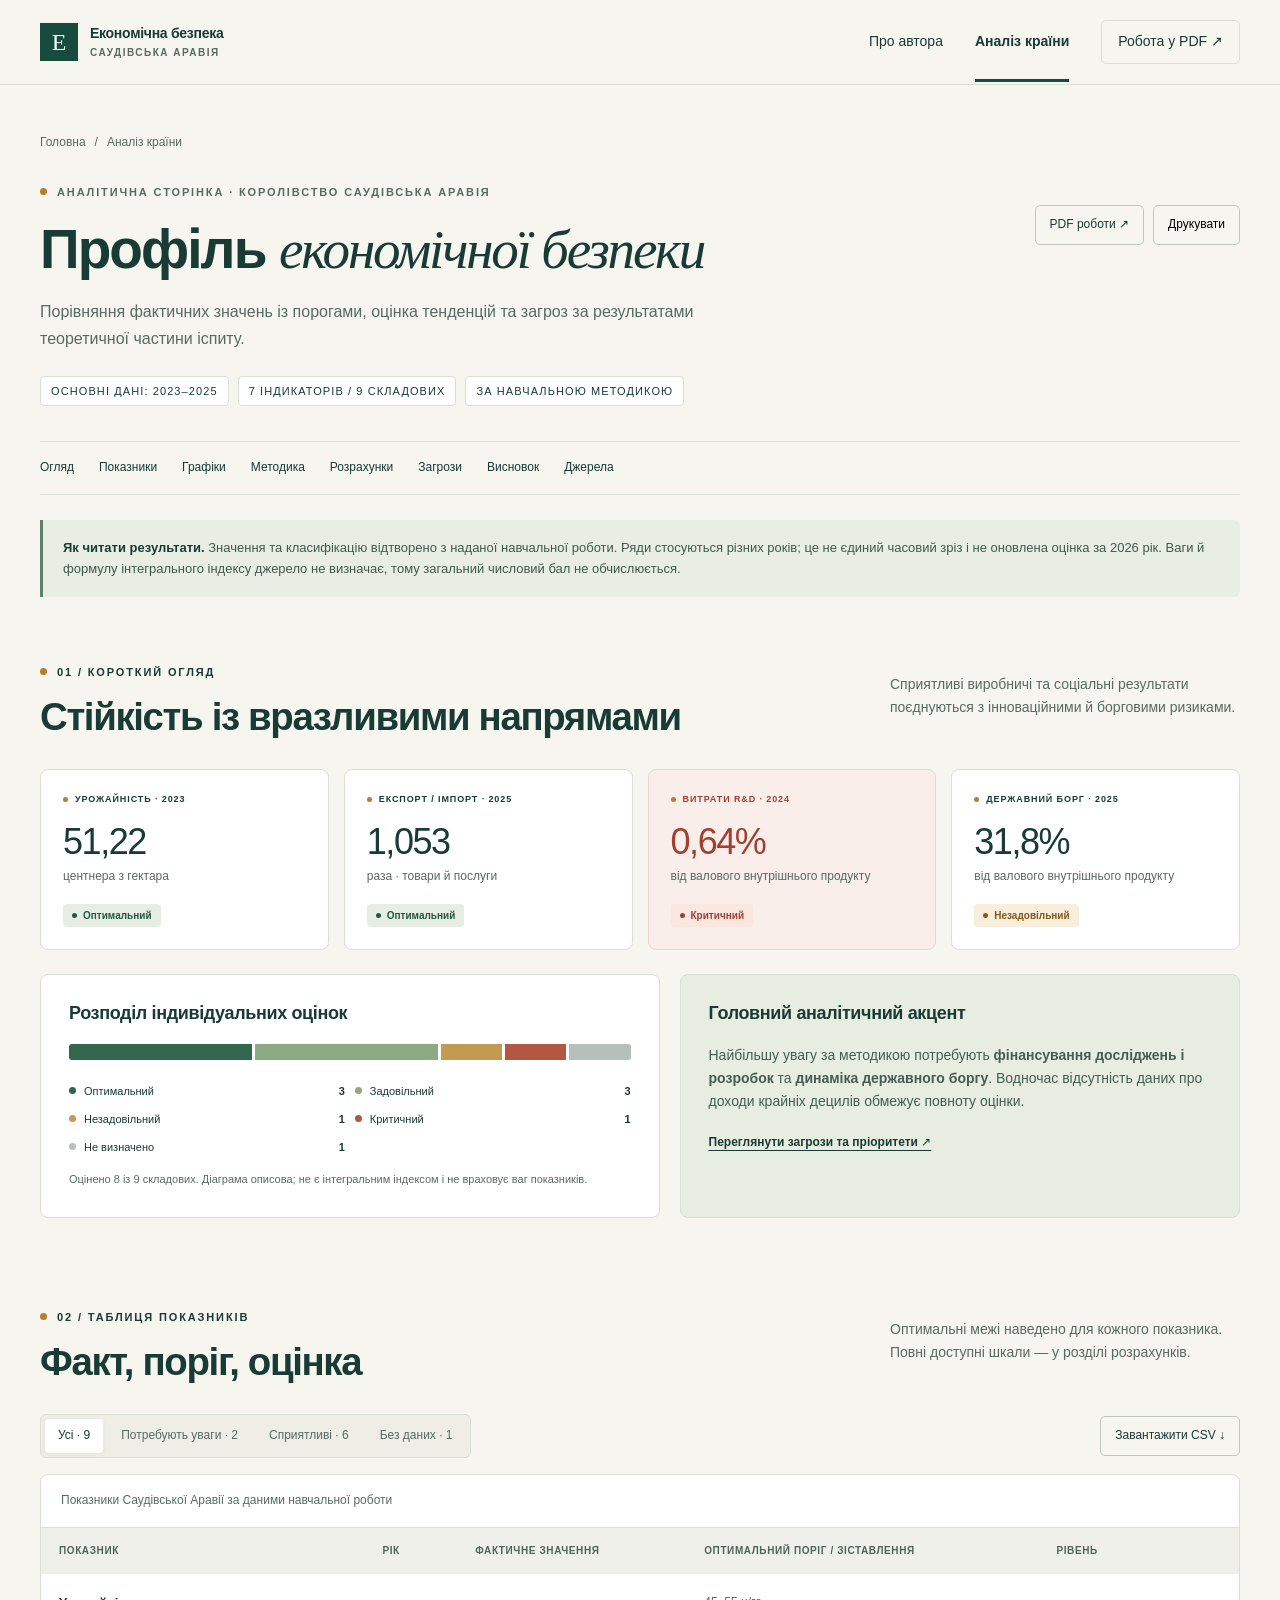
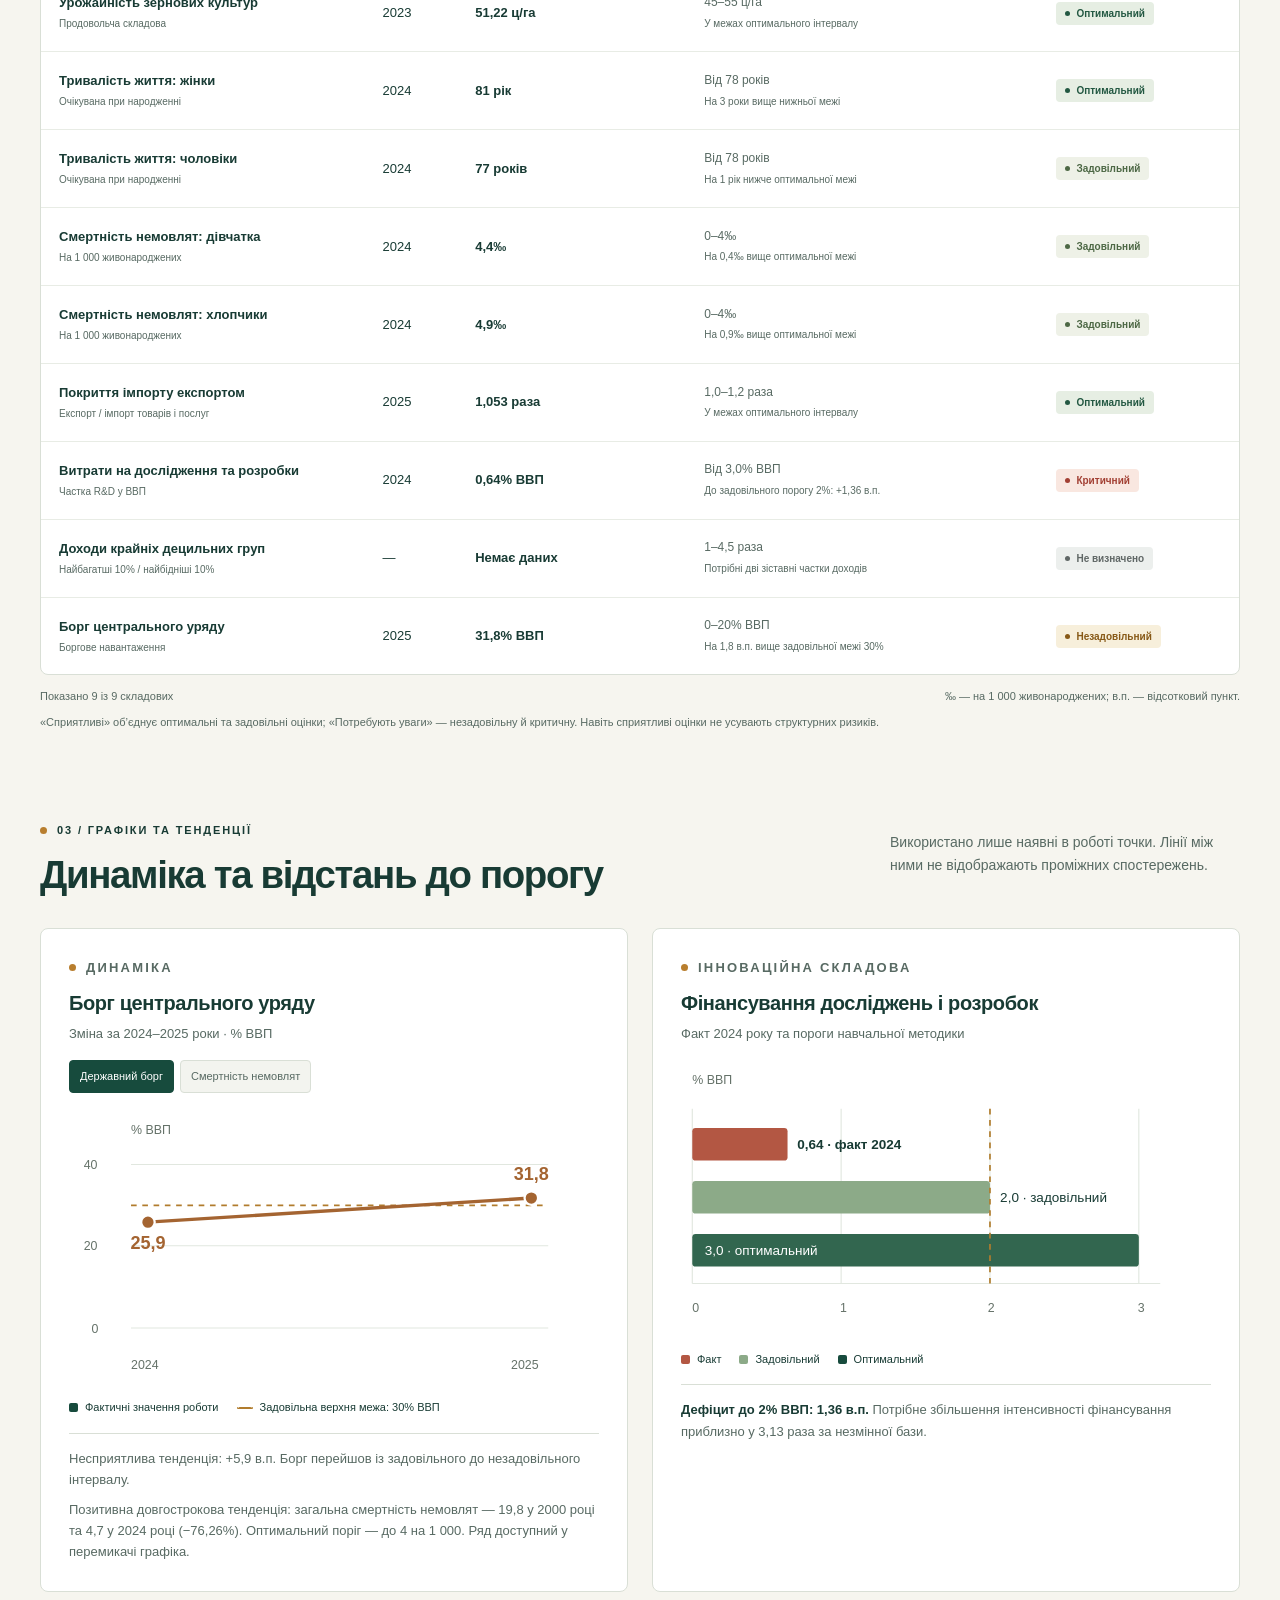
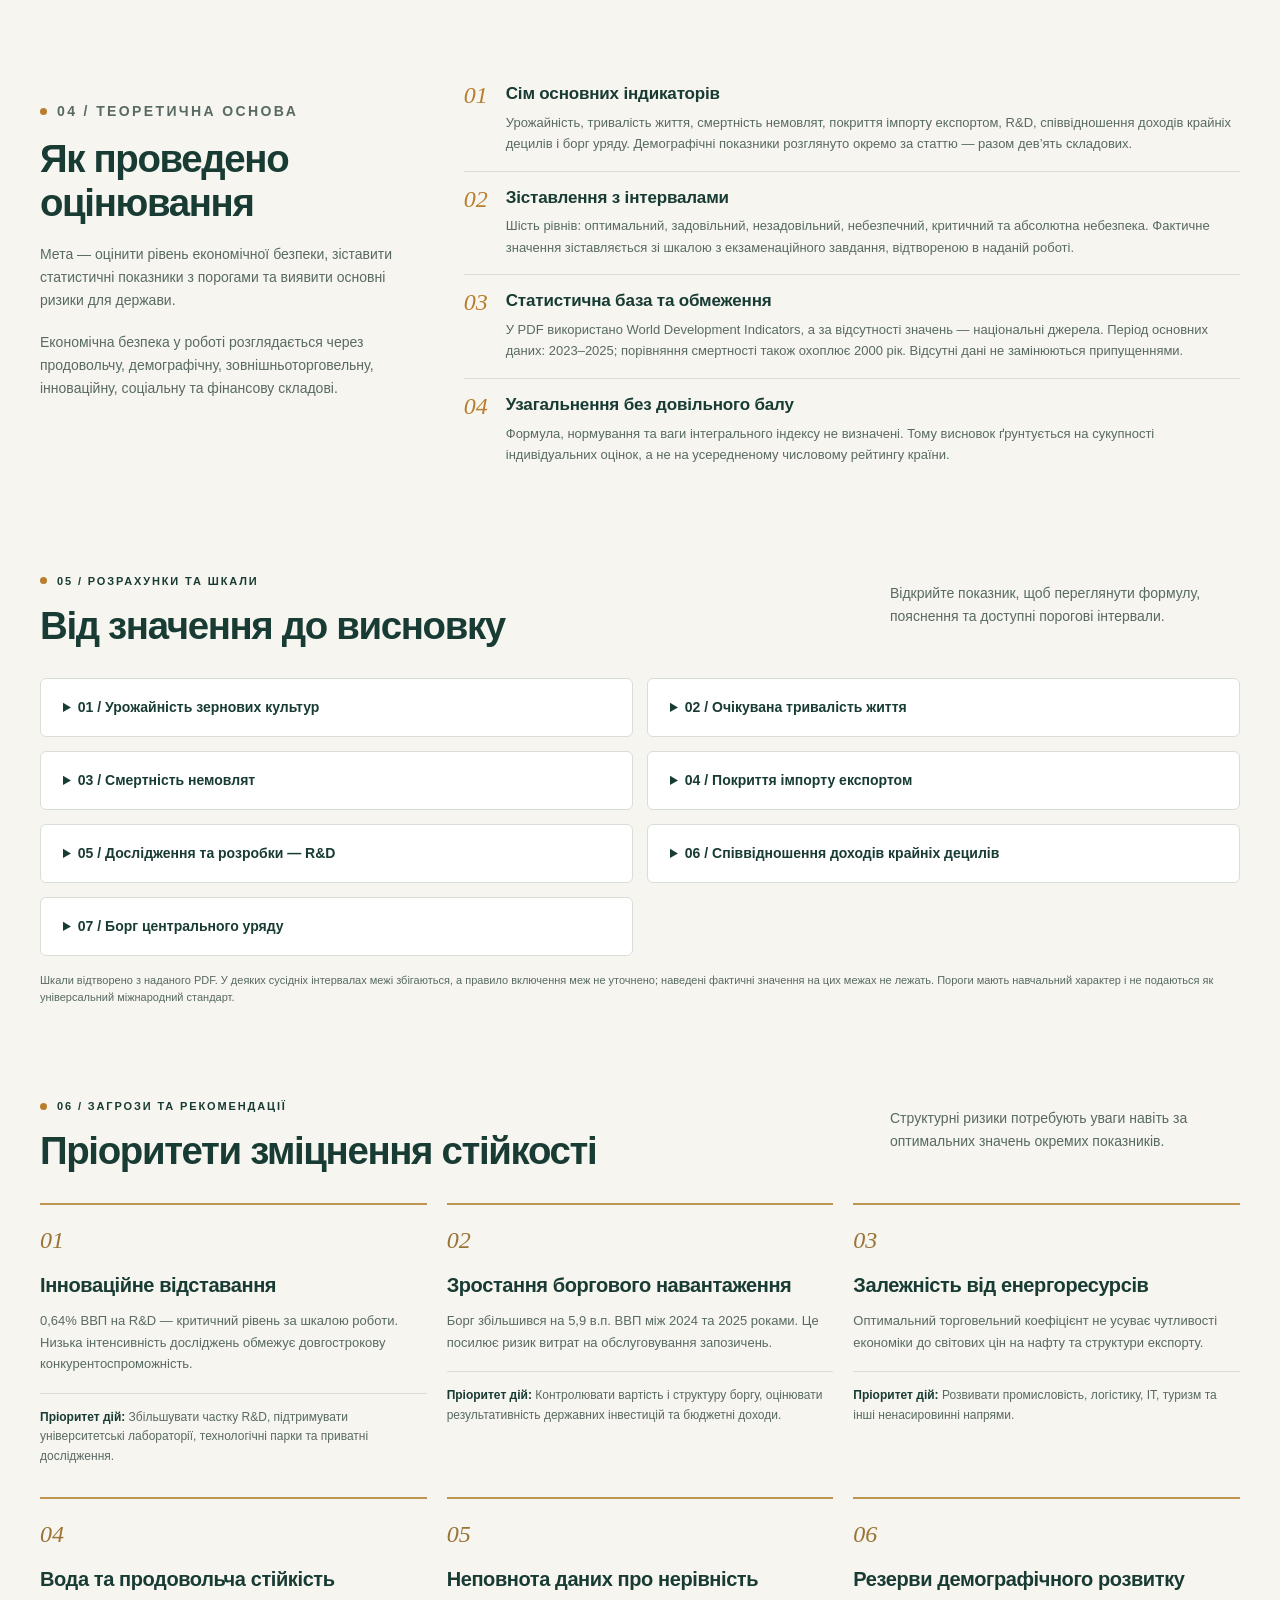
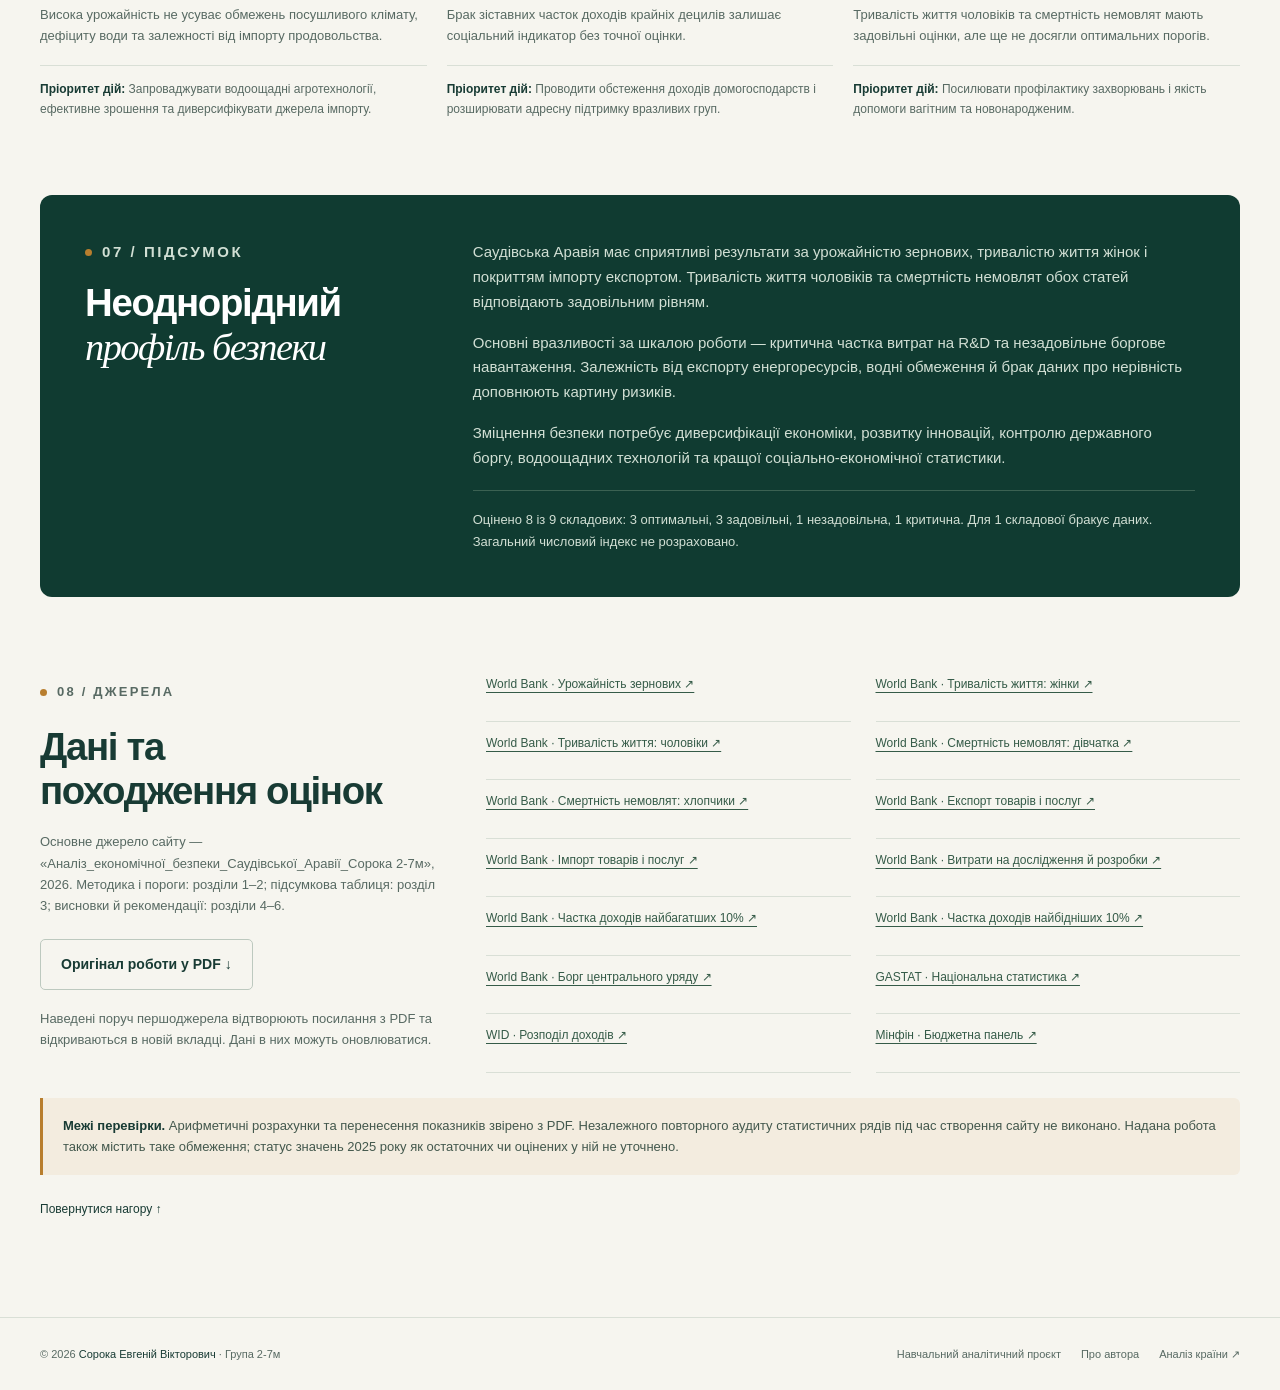
<file: analysis.html>
<!DOCTYPE html>
<html lang="uk"><head><meta charset="UTF-8"><meta name="viewport" content="width=device-width,initial-scale=1"><meta name="description" content="Показники економічної безпеки Саудівської Аравії за навчальною роботою: дані 2023–2025, порогові значення, розрахунки, тенденції, загрози та рекомендації."><meta name="author" content="Сорока Евгеній Вікторович"><meta name="theme-color" content="#174b3d"><title>Аналіз економічної безпеки Саудівської Аравії</title><link rel="icon" type="image/svg+xml" href="assets/favicon.svg"><link rel="stylesheet" href="styles.css"><script src="data.js" defer></script><script src="app.js" defer></script></head><body><a class="skip" href="#main">Перейти до вмісту</a>
<header class="topbar" id="top"><div class="wrap header-inner">
<a class="brand" href="index.html" aria-label="Економічна безпека — головна"><span class="brand-mark" aria-hidden="true">Е</span><span>Економічна безпека<small>САУДІВСЬКА АРАВІЯ</small></span></a>
<button class="menu-toggle" type="button" aria-controls="main-nav" aria-expanded="false" hidden>Меню ☰</button>
<nav class="nav" id="main-nav" aria-label="Головна навігація"><a href="index.html" >Про автора</a><a href="analysis.html" aria-current="page">Аналіз країни</a><a class="nav-download" href="assets/report.pdf" download>Робота у PDF ↗</a></nav></div></header><main id="main" class="wrap"><section class="page-intro" aria-labelledby="analysis-title"><p class="breadcrumbs"><a href="index.html">Головна</a><span aria-hidden="true">/</span>Аналіз країни</p><div class="intro-flex"><div><p class="eyebrow">Аналітична сторінка · Королівство Саудівська Аравія</p><h1 id="analysis-title">Профіль <span class="serif">економічної безпеки</span></h1><p>Порівняння фактичних значень із порогами, оцінка тенденцій та загроз за результатами теоретичної частини іспиту.</p></div><div class="intro-actions"><a class="icon-button" href="assets/report.pdf" download>PDF роботи ↗</a><button class="icon-button" type="button" data-print hidden>Друкувати</button></div></div><div class="analysis-tags"><span class="tag">Основні дані: 2023–2025</span><span class="tag">7 індикаторів / 9 складових</span><span class="tag">За навчальною методикою</span></div></section>
<nav class="subnav" aria-label="Розділи аналітичної сторінки"><a href="#overview">Огляд</a><a href="#indicators">Показники</a><a href="#charts">Графіки</a><a href="#methodology">Методика</a><a href="#calculations">Розрахунки</a><a href="#risks">Загрози</a><a href="#conclusion">Висновок</a><a href="#sources">Джерела</a></nav>
<div class="note"><p><strong>Як читати результати.</strong> Значення та класифікацію відтворено з наданої навчальної роботи. Ряди стосуються різних років; це не єдиний часовий зріз і не оновлена оцінка за 2026 рік. Ваги й формулу інтегрального індексу джерело не визначає, тому загальний числовий бал не обчислюється.</p></div>
<section class="section" id="overview" aria-labelledby="overview-title"><div class="section-head"><div><p class="eyebrow">01 / Короткий огляд</p><h2 id="overview-title">Стійкість із вразливими напрямами</h2></div><p>Сприятливі виробничі та соціальні результати поєднуються з інноваційними й борговими ризиками.</p></div><div class="summary-grid"><article class="summary-card"><p class="eyebrow">Урожайність · 2023</p><strong>51,22</strong><small>центнера з гектара</small><span class="status optimal">Оптимальний</span></article><article class="summary-card"><p class="eyebrow">Експорт / імпорт · 2025</p><strong>1,053</strong><small>раза · товари й послуги</small><span class="status optimal">Оптимальний</span></article><article class="summary-card critical"><p class="eyebrow">Витрати R&D · 2024</p><strong>0,64%</strong><small>від валового внутрішнього продукту</small><span class="status critical">Критичний</span></article><article class="summary-card"><p class="eyebrow">Державний борг · 2025</p><strong>31,8%</strong><small>від валового внутрішнього продукту</small><span class="status unsatisfactory">Незадовільний</span></article></div>
<div class="summary-bottom"><figure class="distribution" style="margin:0"><h3>Розподіл індивідуальних оцінок</h3><div class="distribution-bar" role="img" aria-label="9 складових: 3 оптимальні, 3 задовільні, 1 незадовільна, 1 критична, 1 без оцінки"><span style="flex:3;background:#32664f"></span><span style="flex:3;background:#8eaa80"></span><span style="flex:1;background:#c29a50"></span><span style="flex:1;background:#b35743"></span><span style="flex:1;background:#b6bfba"></span></div><div class="distribution-legend"><div class="legend-item"><i style="background:#32664f"></i>Оптимальний<strong>3</strong></div><div class="legend-item"><i style="background:#8eaa80"></i>Задовільний<strong>3</strong></div><div class="legend-item"><i style="background:#c29a50"></i>Незадовільний<strong>1</strong></div><div class="legend-item"><i style="background:#b35743"></i>Критичний<strong>1</strong></div><div class="legend-item"><i style="background:#b6bfba"></i>Не визначено<strong>1</strong></div></div><figcaption class="caption">Оцінено 8 із 9 складових. Діаграма описова; не є інтегральним індексом і не враховує ваг показників.</figcaption></figure><article class="analysis-comment"><h3>Головний аналітичний акцент</h3><p>Найбільшу увагу за методикою потребують <strong>фінансування досліджень і розробок</strong> та <strong>динаміка державного боргу</strong>. Водночас відсутність даних про доходи крайніх децилів обмежує повноту оцінки.</p><a href="#risks">Переглянути загрози та пріоритети ↗</a></article></div></section>
<section class="section compact-top" id="indicators" aria-labelledby="indicators-title"><div class="section-head"><div><p class="eyebrow">02 / Таблиця показників</p><h2 id="indicators-title">Факт, поріг, оцінка</h2></div><p>Оптимальні межі наведено для кожного показника. Повні доступні шкали — у розділі розрахунків.</p></div><div class="toolbar"><div class="filters" role="group" aria-label="Фільтр показників" hidden><button class="filter" type="button" data-filter="all" aria-pressed="true">Усі · 9</button><button class="filter" type="button" data-filter="attention" aria-pressed="false">Потребують уваги · 2</button><button class="filter" type="button" data-filter="favorable" aria-pressed="false">Сприятливі · 6</button><button class="filter" type="button" data-filter="unknown" aria-pressed="false">Без даних · 1</button></div><a class="icon-button" href="data/indicators.csv" download>Завантажити CSV ↓</a></div><div class="table-wrap" role="region" aria-label="Порівняльна таблиця показників; на вузьких екранах прокручується горизонтально" tabindex="0"><table class="data-table" id="indicator-table"><caption>Показники Саудівської Аравії за даними навчальної роботи</caption><thead><tr><th scope="col">Показник</th><th scope="col">Рік</th><th scope="col">Фактичне значення</th><th scope="col">Оптимальний поріг / зіставлення</th><th scope="col">Рівень</th></tr></thead><tbody><tr data-group="favorable"><td><strong>Урожайність зернових культур</strong><small>Продовольча складова</small></td><td>2023</td><td class="number"><strong>51,22 ц/га</strong></td><td class="threshold">45–55 ц/га<small>У межах оптимального інтервалу</small></td><td><span class="status optimal">Оптимальний</span></td></tr><tr data-group="favorable"><td><strong>Тривалість життя: жінки</strong><small>Очікувана при народженні</small></td><td>2024</td><td class="number"><strong>81 рік</strong></td><td class="threshold">Від 78 років<small>На 3 роки вище нижньої межі</small></td><td><span class="status optimal">Оптимальний</span></td></tr><tr data-group="favorable"><td><strong>Тривалість життя: чоловіки</strong><small>Очікувана при народженні</small></td><td>2024</td><td class="number"><strong>77 років</strong></td><td class="threshold">Від 78 років<small>На 1 рік нижче оптимальної межі</small></td><td><span class="status satisfactory">Задовільний</span></td></tr><tr data-group="favorable"><td><strong>Смертність немовлят: дівчатка</strong><small>На 1 000 живонароджених</small></td><td>2024</td><td class="number"><strong>4,4‰</strong></td><td class="threshold">0–4‰<small>На 0,4‰ вище оптимальної межі</small></td><td><span class="status satisfactory">Задовільний</span></td></tr><tr data-group="favorable"><td><strong>Смертність немовлят: хлопчики</strong><small>На 1 000 живонароджених</small></td><td>2024</td><td class="number"><strong>4,9‰</strong></td><td class="threshold">0–4‰<small>На 0,9‰ вище оптимальної межі</small></td><td><span class="status satisfactory">Задовільний</span></td></tr><tr data-group="favorable"><td><strong>Покриття імпорту експортом</strong><small>Експорт / імпорт товарів і послуг</small></td><td>2025</td><td class="number"><strong>1,053 раза</strong></td><td class="threshold">1,0–1,2 раза<small>У межах оптимального інтервалу</small></td><td><span class="status optimal">Оптимальний</span></td></tr><tr data-group="attention"><td><strong>Витрати на дослідження та розробки</strong><small>Частка R&D у ВВП</small></td><td>2024</td><td class="number"><strong>0,64% ВВП</strong></td><td class="threshold">Від 3,0% ВВП<small>До задовільного порогу 2%: +1,36 в.п.</small></td><td><span class="status critical">Критичний</span></td></tr><tr data-group="unknown"><td><strong>Доходи крайніх децильних груп</strong><small>Найбагатші 10% / найбідніші 10%</small></td><td>—</td><td class="number"><strong>Немає даних</strong></td><td class="threshold">1–4,5 раза<small>Потрібні дві зіставні частки доходів</small></td><td><span class="status unknown">Не визначено</span></td></tr><tr data-group="attention"><td><strong>Борг центрального уряду</strong><small>Боргове навантаження</small></td><td>2025</td><td class="number"><strong>31,8% ВВП</strong></td><td class="threshold">0–20% ВВП<small>На 1,8 в.п. вище задовільної межі 30%</small></td><td><span class="status unsatisfactory">Незадовільний</span></td></tr></tbody></table></div><div class="table-foot"><span id="table-count" role="status" aria-live="polite">Показано 9 із 9 складових</span><span>‰ — на 1 000 живонароджених; в.п. — відсотковий пункт.</span></div><p class="caption" style="margin-top:8px">«Сприятливі» об’єднує оптимальні та задовільні оцінки; «Потребують уваги» — незадовільну й критичну. Навіть сприятливі оцінки не усувають структурних ризиків.</p></section>
<section class="section compact-top" id="charts" aria-labelledby="charts-title"><div class="section-head"><div><p class="eyebrow">03 / Графіки та тенденції</p><h2 id="charts-title">Динаміка та відстань до порогу</h2></div><p>Використано лише наявні в роботі точки. Лінії між ними не відображають проміжних спостережень.</p></div><div class="charts-grid"><article class="chart-card"><p class="eyebrow">Динаміка</p><h3 id="trend-title">Борг центрального уряду</h3><p id="trend-subtitle">Зміна за 2024–2025 роки · % ВВП</p><div class="chart-tabs" role="group" aria-label="Обрати ряд даних для графіка" hidden><button type="button" data-series="debt" aria-pressed="true">Державний борг</button><button type="button" data-series="infant" aria-pressed="false">Смертність немовлят</button></div><div id="trend-graphic"><svg viewBox="0 0 470 250" role="img" aria-labelledby="trend-svg-title trend-svg-desc"><title id="trend-svg-title">Борг центрального уряду</title><desc id="trend-svg-desc">2024: 25,9% ВВП; 2025: 31,8% ВВП. Задовільна верхня межа — 30% ВВП. Показано лише дві наявні точки.</desc><g fill="none" stroke="#e1e7df"><path d="M55 51H425M55 123H425M55 196H425"/></g><g fill="#657269" font-size="11"><text x="20" y="200">0</text><text x="13" y="127">20</text><text x="13" y="55">40</text><text x="55" y="232">2024</text><text x="392" y="232">2025</text><text x="55" y="24">% ВВП</text></g><path d="M55 87.25H425" stroke="#b17c2d" stroke-width="1.5" stroke-dasharray="5 5"/><path d="M70 102.1125L410 80.725" stroke="#a46431" stroke-width="3" fill="none"/><circle cx="70" cy="102.1125" r="6" fill="#a46431" stroke="white" stroke-width="2"/><circle cx="410" cy="80.725" r="6" fill="#a46431" stroke="white" stroke-width="2"/><g fill="#a46431" font-size="16" font-weight="bold"><text x="70" y="126.1125" text-anchor="middle">25,9</text><text x="410" y="64.725" text-anchor="middle">31,8</text></g></svg></div><div class="chart-key"><span><i></i>Фактичні значення роботи</span><span><i class="target"></i><span id="trend-threshold">Задовільна верхня межа: 30% ВВП</span></span></div><p class="chart-takeaway" id="trend-takeaway">Несприятлива тенденція: +5,9 в.п. Борг перейшов із задовільного до незадовільного інтервалу.</p><p class="caption" style="margin-top:10px">Позитивна довгострокова тенденція: загальна смертність немовлят — 19,8 у 2000 році та 4,7 у 2024 році (−76,26%). Оптимальний поріг — до 4 на 1 000. Ряд доступний у перемикачі графіка.</p></article>
<article class="chart-card"><p class="eyebrow">Інноваційна складова</p><h3>Фінансування досліджень і розробок</h3><p>Факт 2024 року та пороги навчальної методики</p><svg viewBox="0 0 470 250" role="img" aria-labelledby="rd-svg-title rd-svg-desc"><title id="rd-svg-title">Витрати на R&amp;D порівняно з порогами</title><desc id="rd-svg-desc">Факт 2024: 0,64% ВВП. Мінімальний задовільний поріг: 2%. Оптимальний: від 3%. Відстань до задовільного порогу: 1,36 відсоткового пункту.</desc><g font-size="11" fill="#657269"><text x="10" y="23">% ВВП</text><text x="10" y="225">0</text><text x="141" y="225">1</text><text x="272" y="225">2</text><text x="405" y="225">3</text></g><g fill="none" stroke="#e1e7df"><path d="M10 200H425M10 45V200M142 45V200M274 45V200M406 45V200"/></g><rect x="10" y="62" width="84.48" height="29" rx="3" fill="#b35743"/><rect x="10" y="109" width="264" height="29" rx="3" fill="#8caa88"/><rect x="10" y="156" width="396" height="29" rx="3" fill="#32664f"/><g fill="#183b34" font-size="12"><text x="103" y="81" font-weight="bold">0,64 · факт 2024</text><text x="283" y="128">2,0 · задовільний</text><text x="21" y="175" fill="white">3,0 · оптимальний</text></g><path d="M274 45V200" stroke="#b17c2d" stroke-width="1.5" stroke-dasharray="5 5"/></svg><div class="chart-key"><span><i style="background:#b35743"></i>Факт</span><span><i style="background:#8caa88"></i>Задовільний</span><span><i></i>Оптимальний</span></div><p class="chart-takeaway"><strong>Дефіцит до 2% ВВП: 1,36 в.п.</strong> Потрібне збільшення інтенсивності фінансування приблизно у 3,13 раза за незмінної бази.</p></article></div></section>
<section class="section compact-top" id="methodology" aria-labelledby="methodology-title"><div class="theory-layout"><div class="theory-copy"><p class="eyebrow">04 / Теоретична основа</p><h2 id="methodology-title" style="margin-top:14px">Як проведено<br>оцінювання</h2><p>Мета — оцінити рівень економічної безпеки, зіставити статистичні показники з порогами та виявити основні ризики для держави.</p><p>Економічна безпека у роботі розглядається через продовольчу, демографічну, зовнішньоторговельну, інноваційну, соціальну та фінансову складові.</p></div><div class="steps"><article class="step"><div><h3>Сім основних індикаторів</h3><p>Урожайність, тривалість життя, смертність немовлят, покриття імпорту експортом, R&D, співвідношення доходів крайніх децилів і борг уряду. Демографічні показники розглянуто окремо за статтю — разом дев’ять складових.</p></div></article><article class="step"><div><h3>Зіставлення з інтервалами</h3><p>Шість рівнів: оптимальний, задовільний, незадовільний, небезпечний, критичний та абсолютна небезпека. Фактичне значення зіставляється зі шкалою з екзаменаційного завдання, відтвореною в наданій роботі.</p></div></article><article class="step"><div><h3>Статистична база та обмеження</h3><p>У PDF використано World Development Indicators, а за відсутності значень — національні джерела. Період основних даних: 2023–2025; порівняння смертності також охоплює 2000 рік. Відсутні дані не замінюються припущеннями.</p></div></article><article class="step"><div><h3>Узагальнення без довільного балу</h3><p>Формула, нормування та ваги інтегрального індексу не визначені. Тому висновок ґрунтується на сукупності індивідуальних оцінок, а не на усередненому числовому рейтингу країни.</p></div></article></div></div></section>
<section class="section compact-top" id="calculations" aria-labelledby="calculations-title"><div class="section-head"><div><p class="eyebrow">05 / Розрахунки та шкали</p><h2 id="calculations-title">Від значення до висновку</h2></div><p>Відкрийте показник, щоб переглянути формулу, пояснення та доступні порогові інтервали.</p></div><div class="details-grid"><details class="calculation"><summary>01 / Урожайність зернових культур</summary><div class="detail-body"><p class="formula">5 122 кг/га ÷ 100 = 51,22 ц/га</p><p>Значення за 2023 рік потрапляє в оптимальний інтервал 45–55 ц/га. Висока продуктивність задіяних земель не доводить повної продовольчої незалежності: важливі також площі посівів, доступ до води та імпорт.</p><p class="caption">У роботі наведено лише ці три інтервали урожайності; інші рівні не доповнювалися.</p><table class="scale"><caption class="caption">Пороги з навчальної роботи: ц/га</caption><thead><tr><th scope="col">Інтервал</th><th scope="col">Рівень</th></tr></thead><tbody><tr><td>35–45</td><td>Задовільний</td></tr><tr><td>45–55</td><td>Оптимальний</td></tr><tr><td>55–75</td><td>Задовільний</td></tr></tbody></table></div></details><details class="calculation"><summary>02 / Очікувана тривалість життя</summary><div class="detail-body"><p class="formula">Жінки: 81 рік · Чоловіки: 77 років<br>Різниця: 81 − 77 = 4 роки</p><p>За даними роботи за 2024 рік, рівень для жінок оптимальний, для чоловіків — задовільний. Розрив обґрунтовує доцільність посилення профілактики та охорони здоров’я чоловічого населення.</p><p class="caption">Нижчі інтервали, які не наведені в наданій роботі, не відновлювалися.</p><table class="scale"><caption class="caption">Пороги з навчальної роботи: років</caption><thead><tr><th scope="col">Інтервал</th><th scope="col">Рівень</th></tr></thead><tbody><tr><td>70–75</td><td>Незадовільний</td></tr><tr><td>75–78</td><td>Задовільний</td></tr><tr><td>Від 78</td><td>Оптимальний</td></tr></tbody></table></div></details><details class="calculation"><summary>03 / Смертність немовлят</summary><div class="detail-body"><p class="formula">Дівчатка: 4,4‰ · Хлопчики: 4,9‰<br>Різниця: 4,9 − 4,4 = 0,5 на 1 000</p><p>Обидві групи у 2024 році відповідають задовільному рівню. Для переходу до оптимального значення смертність має становити 4 або менше на 1 000 живонароджених.</p><p class="formula" style="margin-top:15px">(19,8 − 4,7) ÷ 19,8 × 100% ≈ 76,26%</p><p>Загальний показник знизився з 19,8 у 2000 році до 4,7 у 2024 році. Це довгострокова позитивна тенденція.</p><table class="scale"><caption class="caption">Пороги з навчальної роботи: випадків на 1 000 живонароджених</caption><thead><tr><th scope="col">Інтервал</th><th scope="col">Рівень</th></tr></thead><tbody><tr><td>0–4</td><td>Оптимальний</td></tr><tr><td>Понад 4 до 5</td><td>Задовільний</td></tr><tr><td>Понад 5 до 7</td><td>Незадовільний</td></tr><tr><td>Понад 7 до 9</td><td>Небезпечний</td></tr><tr><td>Понад 9 до 11</td><td>Критичний</td></tr><tr><td>Понад 11</td><td>Абсолютна небезпека</td></tr></tbody></table></div></details><details class="calculation"><summary>04 / Покриття імпорту експортом</summary><div class="detail-body"><p class="formula">К = 29,7% ВВП ÷ 28,2% ВВП ≈ 1,053<br>29,7 − 28,2 = 1,5 в.п. ВВП</p><p>За значеннями 2025 року з навчальної роботи, експорт перевищує імпорт. Коефіцієнт має оптимальний рівень. Водночас залежність експорту від енергоресурсів зберігає чутливість до цін на нафту.</p><p class="caption">У роботі наведено ці три інтервали коефіцієнта; інші інтервали не додавалися.</p><table class="scale"><caption class="caption">Пороги з навчальної роботи: разів</caption><thead><tr><th scope="col">Інтервал</th><th scope="col">Рівень</th></tr></thead><tbody><tr><td>0,975–1,0</td><td>Задовільний</td></tr><tr><td>1,0–1,2</td><td>Оптимальний</td></tr><tr><td>Понад 1,2 до 1,25</td><td>Задовільний</td></tr></tbody></table></div></details><details class="calculation"><summary>05 / Дослідження та розробки — R&D</summary><div class="detail-body"><p class="formula">Факт: 0,64% ВВП (2024)<br>2,00 − 0,64 = 1,36 в.п.<br>2,00 ÷ 0,64 = 3,125 раза</p><p>Частка витрат відповідає критичному рівню. Для досягнення мінімального задовільного порогу 2% інтенсивність фінансування має зрости приблизно у 3,13 раза за незмінної бази порівняння.</p><p>У PDF також наведено 29,48 млрд саудівських ріалів видатків на R&D у 2024 році та зростання на 30,4%. Це абсолютна сума й темп зростання; без зіставного ВВП вони не є окремим підтвердженням частки 0,64%.</p><table class="scale"><caption class="caption">Пороги з навчальної роботи: % ВВП</caption><thead><tr><th scope="col">Інтервал</th><th scope="col">Рівень</th></tr></thead><tbody><tr><td>Менше 0,5</td><td>Абсолютна небезпека</td></tr><tr><td>0,5–1,0</td><td>Критичний</td></tr><tr><td>1,0–1,5</td><td>Небезпечний</td></tr><tr><td>1,5–2,0</td><td>Незадовільний</td></tr><tr><td>2,0–3,0</td><td>Задовільний</td></tr><tr><td>Від 3,0</td><td>Оптимальний</td></tr></tbody></table></div></details><details class="calculation"><summary>06 / Співвідношення доходів крайніх децилів</summary><div class="detail-body"><p class="formula">К = частка доходів найбагатших 10% ÷<br>частка доходів найбідніших 10%</p><p>У роботі немає двох зіставних значень World Bank для точного розрахунку. Рівень не визначено: відсутність даних не прирівнюється до безпечного або небезпечного стану.</p><p>Альтернативна модельна оцінка WID: близько 52,05% доходів у найбагатших 10% дорослого населення у 2024 році. Вона вказує на можливу концентрацію доходів, але не замінює потрібний коефіцієнт.</p><table class="scale"><caption class="caption">Пороги з навчальної роботи: разів</caption><thead><tr><th scope="col">Інтервал</th><th scope="col">Рівень</th></tr></thead><tbody><tr><td>1–4,5</td><td>Оптимальний</td></tr><tr><td>Понад 4,5 до 5</td><td>Задовільний</td></tr><tr><td>Понад 5 до 5,5</td><td>Незадовільний</td></tr><tr><td>Понад 5,5 до 6</td><td>Небезпечний</td></tr><tr><td>Понад 6 до 7</td><td>Критичний</td></tr><tr><td>Понад 7</td><td>Абсолютна небезпека</td></tr></tbody></table></div></details><details class="calculation"><summary>07 / Борг центрального уряду</summary><div class="detail-body"><p class="formula">1 519 млрд SAR ÷ 4 776 млрд SAR × 100% ≈ 31,8%<br>31,8 − 25,9 = +5,9 в.п. за 2024–2025</p><p>За наведеними в роботі даними Міністерства фінансів, борг у 2025 році відповідає незадовільному рівню. Зростання з 25,9% до 31,8% ВВП підвищує ризик витрат на обслуговування запозичень.</p><p>Сам показник 31,8% не доводить боргової кризи. Потрібно враховувати державні активи, вартість і структуру боргу та бюджетні доходи. Статус значень 2025 року як остаточних чи оцінених у PDF не уточнено.</p><table class="scale"><caption class="caption">Пороги з навчальної роботи: % ВВП</caption><thead><tr><th scope="col">Інтервал</th><th scope="col">Рівень</th></tr></thead><tbody><tr><td>0–20</td><td>Оптимальний</td></tr><tr><td>Понад 20 до 30</td><td>Задовільний</td></tr><tr><td>Понад 30 до 40</td><td>Незадовільний</td></tr><tr><td>Понад 40 до 50</td><td>Небезпечний</td></tr><tr><td>Понад 50 до 60</td><td>Критичний</td></tr><tr><td>Понад 60</td><td>Абсолютна небезпека</td></tr></tbody></table></div></details></div><p class="caption" style="margin-top:16px">Шкали відтворено з наданого PDF. У деяких сусідніх інтервалах межі збігаються, а правило включення меж не уточнено; наведені фактичні значення на цих межах не лежать. Пороги мають навчальний характер і не подаються як універсальний міжнародний стандарт.</p></section>
<section class="section compact-top" id="risks" aria-labelledby="risks-title"><div class="section-head"><div><p class="eyebrow">06 / Загрози та рекомендації</p><h2 id="risks-title">Пріоритети зміцнення стійкості</h2></div><p>Структурні ризики потребують уваги навіть за оптимальних значень окремих показників.</p></div><div class="risk-grid"><article class="risk-card"><p class="risk-number">01</p><h3>Інноваційне відставання</h3><p>0,64% ВВП на R&D — критичний рівень за шкалою роботи. Низька інтенсивність досліджень обмежує довгострокову конкурентоспроможність.</p><p class="recommendation"><strong>Пріоритет дій:</strong> Збільшувати частку R&D, підтримувати університетські лабораторії, технологічні парки та приватні дослідження.</p></article><article class="risk-card"><p class="risk-number">02</p><h3>Зростання боргового навантаження</h3><p>Борг збільшився на 5,9 в.п. ВВП між 2024 та 2025 роками. Це посилює ризик витрат на обслуговування запозичень.</p><p class="recommendation"><strong>Пріоритет дій:</strong> Контролювати вартість і структуру боргу, оцінювати результативність державних інвестицій та бюджетні доходи.</p></article><article class="risk-card"><p class="risk-number">03</p><h3>Залежність від енергоресурсів</h3><p>Оптимальний торговельний коефіцієнт не усуває чутливості економіки до світових цін на нафту та структури експорту.</p><p class="recommendation"><strong>Пріоритет дій:</strong> Розвивати промисловість, логістику, ІТ, туризм та інші ненасировинні напрями.</p></article><article class="risk-card"><p class="risk-number">04</p><h3>Вода та продовольча стійкість</h3><p>Висока урожайність не усуває обмежень посушливого клімату, дефіциту води та залежності від імпорту продовольства.</p><p class="recommendation"><strong>Пріоритет дій:</strong> Запроваджувати водоощадні агротехнології, ефективне зрошення та диверсифікувати джерела імпорту.</p></article><article class="risk-card"><p class="risk-number">05</p><h3>Неповнота даних про нерівність</h3><p>Брак зіставних часток доходів крайніх децилів залишає соціальний індикатор без точної оцінки.</p><p class="recommendation"><strong>Пріоритет дій:</strong> Проводити обстеження доходів домогосподарств і розширювати адресну підтримку вразливих груп.</p></article><article class="risk-card"><p class="risk-number">06</p><h3>Резерви демографічного розвитку</h3><p>Тривалість життя чоловіків та смертність немовлят мають задовільні оцінки, але ще не досягли оптимальних порогів.</p><p class="recommendation"><strong>Пріоритет дій:</strong> Посилювати профілактику захворювань і якість допомоги вагітним та новонародженим.</p></article></div></section>
<section class="conclusion" id="conclusion" aria-labelledby="conclusion-title"><div><p class="eyebrow">07 / Підсумок</p><h2 id="conclusion-title">Неоднорідний<br><span class="serif">профіль безпеки</span></h2></div><div><p>Саудівська Аравія має сприятливі результати за урожайністю зернових, тривалістю життя жінок і покриттям імпорту експортом. Тривалість життя чоловіків та смертність немовлят обох статей відповідають задовільним рівням.</p><p>Основні вразливості за шкалою роботи — критична частка витрат на R&D та незадовільне боргове навантаження. Залежність від експорту енергоресурсів, водні обмеження й брак даних про нерівність доповнюють картину ризиків.</p><p>Зміцнення безпеки потребує диверсифікації економіки, розвитку інновацій, контролю державного боргу, водоощадних технологій та кращої соціально-економічної статистики.</p><p class="conclusion-end">Оцінено 8 із 9 складових: 3 оптимальні, 3 задовільні, 1 незадовільна, 1 критична. Для 1 складової бракує даних. Загальний числовий індекс не розраховано.</p></div></section>
<section class="section" id="sources" aria-labelledby="sources-title"><div class="source-layout"><div><p class="eyebrow">08 / Джерела</p><h2 id="sources-title" style="margin-top:14px">Дані та<br>походження оцінок</h2><p>Основне джерело сайту — «Аналіз_економічної_безпеки_Саудівської_Аравії_Сорока 2-7м», 2026. Методика і пороги: розділи 1–2; підсумкова таблиця: розділ 3; висновки й рекомендації: розділи 4–6.</p><a class="button secondary" href="assets/report.pdf" download>Оригінал роботи у PDF ↓</a><p>Наведені поруч першоджерела відтворюють посилання з PDF та відкриваються в новій вкладці. Дані в них можуть оновлюватися.</p></div><ul class="sources"><li><a href="https://data.worldbank.org/indicator/AG.YLD.CREL.KG?locations=SA" target="_blank" rel="noopener noreferrer">World Bank · Урожайність зернових ↗</a></li><li><a href="https://data.worldbank.org/indicator/SP.DYN.LE00.FE.IN?locations=SA" target="_blank" rel="noopener noreferrer">World Bank · Тривалість життя: жінки ↗</a></li><li><a href="https://data.worldbank.org/indicator/SP.DYN.LE00.MA.IN?locations=SA" target="_blank" rel="noopener noreferrer">World Bank · Тривалість життя: чоловіки ↗</a></li><li><a href="https://data.worldbank.org/indicator/SP.DYN.IMRT.FE.IN?locations=SA" target="_blank" rel="noopener noreferrer">World Bank · Смертність немовлят: дівчатка ↗</a></li><li><a href="https://data.worldbank.org/indicator/SP.DYN.IMRT.MA.IN?locations=SA" target="_blank" rel="noopener noreferrer">World Bank · Смертність немовлят: хлопчики ↗</a></li><li><a href="https://data.worldbank.org/indicator/NE.EXP.GNFS.ZS?locations=SA" target="_blank" rel="noopener noreferrer">World Bank · Експорт товарів і послуг ↗</a></li><li><a href="https://data.worldbank.org/indicator/NE.IMP.GNFS.ZS?locations=SA" target="_blank" rel="noopener noreferrer">World Bank · Імпорт товарів і послуг ↗</a></li><li><a href="https://data.worldbank.org/indicator/GB.XPD.RSDV.GD.ZS?locations=SA" target="_blank" rel="noopener noreferrer">World Bank · Витрати на дослідження й розробки ↗</a></li><li><a href="https://data.worldbank.org/indicator/SI.DST.10TH.10?locations=SA" target="_blank" rel="noopener noreferrer">World Bank · Частка доходів найбагатших 10% ↗</a></li><li><a href="https://data.worldbank.org/indicator/SI.DST.FRST.10?locations=SA" target="_blank" rel="noopener noreferrer">World Bank · Частка доходів найбідніших 10% ↗</a></li><li><a href="https://data.worldbank.org/indicator/GC.DOD.TOTL.GD.ZS?locations=SA" target="_blank" rel="noopener noreferrer">World Bank · Борг центрального уряду ↗</a></li><li><a href="https://www.stats.gov.sa/" target="_blank" rel="noopener noreferrer">GASTAT · Національна статистика ↗</a></li><li><a href="https://wid.world/data/" target="_blank" rel="noopener noreferrer">WID · Розподіл доходів ↗</a></li><li><a href="https://www.mof.gov.sa/en/latest-interactive-budget-dashboard" target="_blank" rel="noopener noreferrer">Мінфін · Бюджетна панель ↗</a></li></ul></div><div class="note warning"><p><strong>Межі перевірки.</strong> Арифметичні розрахунки та перенесення показників звірено з PDF. Незалежного повторного аудиту статистичних рядів під час створення сайту не виконано. Надана робота також містить таке обмеження; статус значень 2025 року як остаточних чи оцінених у ній не уточнено.</p></div><a class="back-top" href="#top">Повернутися нагору ↑</a><noscript><p class="noscript">JavaScript вимкнено. Таблиці, основні графіки, розрахунки та навігація доступні; фільтри, перемикач графіка й кнопка друку потребують JavaScript. Для друку скористайтеся меню браузера.</p></noscript></section></main><footer class="footer"><div class="wrap footer-inner"><p>© 2026 <strong>Сорока Евгеній Вікторович</strong> · Група 2-7м</p><div class="footer-links"><span>Навчальний аналітичний проєкт</span><a href="index.html">Про автора</a><a href="analysis.html">Аналіз країни ↗</a></div></div></footer></body></html>
</file>
<file: styles.css>
@charset "UTF-8";
:root{--ink:#183b34;--green:#174b3d;--deep:#103b31;--mint:#dfece3;--paper:#f6f5ef;--white:#fff;--muted:#586a63;--line:#d9dfd6;--gold:#b87e2e;--red:#aa4033;--amber:#88601e;--radius:12px;--max:1200px;font-family:Arial,"Segoe UI",sans-serif;color:var(--ink);background:var(--paper);font-synthesis:none}
*{box-sizing:border-box}html{scroll-behavior:smooth;scroll-padding-top:110px}body{margin:0;font-size:16px;line-height:1.65}a{color:inherit;text-underline-offset:4px}button,input{font:inherit}button,a{-webkit-tap-highlight-color:transparent}button{cursor:pointer}img,svg{max-width:100%}img{display:block}h1,h2,h3,p{margin:0}h1,h2,h3{line-height:1.15;letter-spacing:-.035em}h1{font-size:clamp(40px,4.8vw,68px);font-weight:600}h2{font-size:clamp(30px,3vw,42px);font-weight:600}h3{font-size:22px;letter-spacing:-.02em}p+p{margin-top:16px}p{overflow-wrap:break-word}a:focus-visible,button:focus-visible,summary:focus-visible,[tabindex]:focus-visible{outline:3px solid #b17b29;outline-offset:5px}button[hidden],[hidden]{display:none!important}.wrap{width:min(var(--max),calc(100% - 64px));margin-inline:auto}.skip{position:fixed;top:-80px;left:16px;background:white;padding:12px;z-index:100}.skip:focus{top:10px}.topbar{position:sticky;top:0;z-index:30;background:rgba(246,245,239,.97);border-bottom:1px solid var(--line)}.header-inner{height:84px;display:flex;align-items:center;justify-content:space-between;gap:32px}.brand{display:flex;align-items:center;gap:12px;text-decoration:none;font-size:14px;font-weight:700;line-height:1.25;letter-spacing:-.02em}.brand-mark{display:grid;place-items:center;width:38px;height:38px;background:var(--green);color:white;font-family:Georgia,serif;font-size:24px;font-weight:400}.brand small{display:block;font-size:10px;letter-spacing:.15em;color:var(--muted);margin-top:5px}.nav{display:flex;align-items:center;gap:32px;font-size:14px}.nav a{text-decoration:none;padding-block:28px;position:relative}.nav a[aria-current=page]{font-weight:700}.nav a[aria-current=page]:after{content:"";position:absolute;bottom:0;left:0;right:0;height:3px;background:var(--green)}.nav .nav-download{padding:9px 16px;border:1px solid var(--line);border-radius:5px}.menu-toggle{display:none;background:transparent;border:1px solid var(--line);border-radius:5px;padding:8px 12px}.eyebrow{font-size:11px;letter-spacing:.17em;text-transform:uppercase;font-weight:700;display:flex;align-items:center;gap:10px}.eyebrow:before{content:"";height:7px;width:7px;background:var(--gold);border-radius:50%;flex-shrink:0}.tag{font-size:11px;letter-spacing:.1em;display:inline-flex;align-items:center;gap:8px;text-transform:uppercase;border:1px solid var(--line);padding:5px 10px;border-radius:4px}.hero{display:grid;grid-template-columns:1.1fr .9fr;gap:50px;align-items:center;padding-block:64px 58px}.hero h1{margin:22px 0;max-width:700px}.serif{font-family:Georgia,"Times New Roman",serif;font-weight:400;font-style:italic;letter-spacing:-.04em}.hero-lead{color:var(--muted);max-width:530px;font-size:17px}.actions{display:flex;gap:12px;flex-wrap:wrap;margin-top:28px}.button{display:inline-flex;align-items:center;justify-content:center;gap:18px;padding:13px 20px;font-size:14px;border-radius:5px;border:1px solid var(--green);text-decoration:none;background:var(--green);color:white;font-weight:600;transition:background .2s,transform .2s}.button:hover{background:#23604e;transform:translateY(-1px)}.button.secondary{background:transparent;color:var(--ink);border-color:#bdc9bf}.button.secondary:hover{background:#e9eee7}.button .arrow{font-size:21px;line-height:1}.hero-meta{display:flex;gap:24px;margin-top:30px;color:var(--muted);font-size:12px}.hero-meta span+span{border-left:1px solid var(--line);padding-left:24px}.country-art{position:relative;min-height:415px;display:flex;flex-direction:column;background:var(--green);border-radius:var(--radius);overflow:hidden;color:white;isolation:isolate}.art-top{display:flex;justify-content:space-between;align-items:center;padding:25px 28px;font-size:10px;letter-spacing:.12em}.art-top span:first-child{display:flex;gap:8px;align-items:center}.art-top span:first-child:before{content:"";height:5px;width:5px;background:#d5bc7b;border-radius:50%}.country-art img{width:100%;height:300px;object-fit:cover;margin-top:auto}.art-bottom{position:absolute;bottom:22px;left:28px;right:28px;display:flex;justify-content:space-between;align-items:flex-end}.art-bottom strong{font:italic 35px Georgia,serif}.art-bottom span{font-size:10px;text-transform:uppercase;letter-spacing:.16em}.art-note{position:absolute;top:75px;left:28px;font-size:12px;line-height:1.6;color:#cee0d4;max-width:180px}.art-coordinates{position:absolute;top:80px;right:27px;writing-mode:vertical-rl;font-size:9px;letter-spacing:.14em;color:#a5c2b2}.stat-strip{display:grid;grid-template-columns:repeat(4,1fr);border-top:1px solid var(--line);border-bottom:1px solid var(--line);padding-block:25px;gap:28px}.stat{position:relative;padding-left:23px;border-left:1px solid var(--line)}.stat:first-child{padding-left:0;border:0}.stat strong{display:block;font-size:30px;font-weight:500;letter-spacing:-.045em;line-height:1.2}.stat span{display:block;font-size:12px;color:var(--muted);margin-top:7px}.section{padding-block:66px}.section-head{display:flex;justify-content:space-between;align-items:flex-start;gap:30px;margin-bottom:30px}.section-head h2{margin-top:14px}.section-head>p{font-size:14px;color:var(--muted);max-width:350px;padding-top:10px}.author-grid{display:grid;grid-template-columns:1fr 1.6fr;gap:46px}.author-card{background:#e8ece2;border-radius:var(--radius);padding:32px;position:relative;overflow:hidden}.initials{width:70px;height:70px;border-radius:50%;display:grid;place-items:center;background:#d8e1d1;font-family:Georgia,serif;font-size:27px;border:1px solid #c7d4c4;margin-bottom:30px}.author-card h3{font-size:27px;line-height:1.3;position:relative}.author-card .role{font-size:14px;color:var(--muted);margin-top:13px}.author-card .tag{margin-top:22px}.bio h3{font-size:24px;line-height:1.35;margin-bottom:18px}.bio p{color:var(--muted)}.chips{display:flex;flex-wrap:wrap;gap:8px;margin-top:24px}.chip{padding:6px 12px;background:white;border:1px solid var(--line);border-radius:50px;font-size:12px}.contact{display:flex;align-items:flex-start;gap:15px;margin-top:30px;padding-top:24px;border-top:1px solid var(--line)}.contact .contact-symbol{font-family:Georgia,serif;font-size:25px}.contact strong{font-size:13px;display:block}.contact p{font-size:13px;margin-top:3px}.feature-band{display:grid;grid-template-columns:1fr 1fr;background:var(--deep);color:white;border-radius:var(--radius);overflow:hidden}.feature-copy{padding:42px}.feature-copy h2{margin:15px 0 18px}.feature-copy p{color:#c1d7c9;font-size:15px}.feature-copy .button{background:#e8d8ae;color:var(--deep);border-color:#e8d8ae}.feature-list{padding:30px 40px;border-left:1px solid #376153}.feature-list a{display:flex;align-items:center;gap:18px;text-decoration:none;padding:20px 0;border-bottom:1px solid #376153}.feature-list a:last-child{border:0}.feature-list a span{font:italic 20px Georgia,serif;color:#c7b47e}.feature-list a strong{font-size:15px;flex:1;font-weight:500}.feature-list a i{font-style:normal;font-size:22px}.page-intro{padding-block:48px 35px}.breadcrumbs{font-size:12px;color:var(--muted);margin-bottom:30px}.breadcrumbs a{text-decoration:none}.breadcrumbs span{padding-inline:9px}.intro-flex{display:flex;justify-content:space-between;align-items:flex-start;gap:30px}.intro-flex h1{font-size:clamp(36px,4.3vw,57px);max-width:800px;margin:17px 0 18px}.intro-flex p{max-width:740px;color:var(--muted)}.intro-actions{display:flex;gap:9px;flex-shrink:0;padding-top:22px}.icon-button{background:transparent;border:1px solid #bdc9bf;padding:9px 14px;font-size:12px;border-radius:5px;text-decoration:none;display:inline-flex;align-items:center;gap:8px}.analysis-tags{display:flex;gap:9px;flex-wrap:wrap;margin-top:24px}.analysis-tags .tag{background:white}.subnav{display:flex;flex-wrap:wrap;gap:25px;border-top:1px solid var(--line);border-bottom:1px solid var(--line);padding-block:16px;font-size:12px}.subnav a{text-decoration:none}.subnav a:hover{color:#8c5e1e}.note{display:flex;gap:12px;padding:17px 20px;background:#e9eee5;border-left:3px solid #5c8069;font-size:13px;border-radius:0 6px 6px 0;margin-top:25px;color:#43584d}.note strong{color:var(--ink)}.note.warning{background:#f3ecdf;border-color:var(--gold)}.summary-grid{display:grid;grid-template-columns:repeat(4,1fr);gap:15px}.summary-card{border:1px solid var(--line);background:white;border-radius:8px;padding:22px;min-width:0}.summary-card .eyebrow{font-size:9px;letter-spacing:.1em;gap:7px}.summary-card .eyebrow:before{width:5px;height:5px}.summary-card strong{font-size:36px;font-weight:500;letter-spacing:-.04em;display:block;margin:13px 0 4px;line-height:1.2}.summary-card small{font-size:12px;color:var(--muted);display:block}.summary-card .status{margin-top:17px}.summary-card.critical{background:#f9eeea;border-color:#ead6cd}.status{font-size:10px;font-weight:600;display:inline-flex;align-items:center;gap:6px;padding:4px 9px;border-radius:4px;white-space:nowrap;line-height:1.5}.status:before{content:"";height:5px;width:5px;border-radius:50%;background:currentColor}.optimal{color:#235842;background:#e6eee3}.satisfactory{color:#4d6845;background:#eef1e7}.unsatisfactory{color:#875917;background:#f7efdb}.critical{color:#a23f33;background:#f9e7e0}.unknown{color:#606766;background:#ecefed}.summary-bottom{display:grid;grid-template-columns:1.05fr .95fr;gap:20px;margin-top:24px}.distribution,.analysis-comment{padding:28px;border:1px solid var(--line);background:white;border-radius:8px}.distribution h3,.analysis-comment h3{font-size:18px;margin-bottom:20px}.distribution-bar{height:16px;display:flex;border-radius:3px;overflow:hidden;margin-block:10px 22px;gap:3px}.distribution-bar span{min-width:0}.distribution-legend{display:grid;grid-template-columns:1fr 1fr;gap:10px;font-size:11px}.legend-item{display:flex;align-items:center;gap:8px}.legend-item i{height:7px;width:7px;border-radius:50%}.legend-item strong{margin-left:auto}.distribution .caption{margin-top:15px}.analysis-comment{background:#e8ede2}.analysis-comment p{font-size:14px;color:#455c50}.analysis-comment a{display:inline-block;margin-top:20px;font-size:12px;font-weight:700}.caption{font-size:11px;color:var(--muted);line-height:1.6}.section.compact-top{padding-top:24px}.toolbar{display:flex;justify-content:space-between;align-items:center;gap:15px;margin-bottom:16px;flex-wrap:wrap}.filters{display:flex;gap:5px;padding:4px;border:1px solid var(--line);border-radius:6px;background:#eeeee6;flex-wrap:wrap}.filter{border:0;background:transparent;color:var(--muted);font-size:12px;padding:7px 13px;border-radius:4px}.filter[aria-pressed=true]{background:white;color:var(--ink);box-shadow:0 1px 4px #183b3410}.filter:hover{color:var(--ink)}.table-wrap{overflow:auto;max-width:100%;background:white;border:1px solid var(--line);border-radius:8px}.data-table{width:100%;border-collapse:collapse;text-align:left;font-size:13px;min-width:830px}.data-table caption{text-align:left;font-size:12px;padding:16px 20px;color:var(--muted);border-bottom:1px solid var(--line)}.data-table th{font-size:10px;text-transform:uppercase;letter-spacing:.06em;padding:15px 18px;background:#eef0e9;color:#51635a;font-weight:600}.data-table td{padding:18px;border-bottom:1px solid #e8ece5;vertical-align:middle}.data-table tbody tr:last-child td{border-bottom:0}.data-table td:first-child{width:27%}.data-table td strong{font-weight:600}.data-table td small{display:block;font-size:10px;color:var(--muted);margin-top:3px}.data-table .number{white-space:nowrap;font-variant-numeric:tabular-nums}.data-table .threshold{font-size:12px;color:var(--muted)}.table-foot{display:flex;justify-content:space-between;gap:20px;margin-top:12px;font-size:11px;color:var(--muted)}.charts-grid{display:grid;grid-template-columns:1fr 1fr;gap:24px}.chart-card{background:white;border:1px solid var(--line);border-radius:8px;padding:28px;min-width:0}.chart-card h3{font-size:20px;margin:14px 0 8px}.chart-card p{font-size:13px;color:var(--muted)}.chart-card svg{display:block;width:100%;height:auto;margin-top:14px;overflow:visible}.chart-card svg text{font-family:Arial,"Segoe UI",sans-serif}.chart-card .chart-key{display:flex;gap:18px;margin-top:10px;flex-wrap:wrap;font-size:11px}.chart-card .chart-key span{display:flex;align-items:center;gap:7px}.chart-key i{width:9px;height:9px;background:var(--green);border-radius:2px}.chart-key .target{height:0;width:16px;border-top:2px dashed #b17c2d;background:none}.chart-tabs{display:flex;gap:6px;margin-top:16px;flex-wrap:wrap}.chart-tabs button{font-size:11px;background:#f3f4ef;color:var(--muted);border:1px solid var(--line);padding:6px 10px;border-radius:4px}.chart-tabs button[aria-pressed=true]{background:var(--green);color:white;border-color:var(--green)}.chart-takeaway{font-size:12px;border-top:1px solid var(--line);margin-top:16px;padding-top:14px}.chart-card .chart-takeaway strong{color:var(--ink)}.theory-layout{display:grid;grid-template-columns:.65fr 1.35fr;gap:50px}.theory-copy p{font-size:14px;color:var(--muted);margin-top:18px}.steps{counter-reset:step;display:grid;gap:14px}.step{display:flex;gap:18px;border-bottom:1px solid var(--line);padding-bottom:16px}.step:last-child{border:0}.step:before{counter-increment:step;content:"0" counter(step);font:italic 24px Georgia,serif;color:var(--gold);flex-shrink:0}.step h3{font-size:17px;letter-spacing:-.01em;line-height:1.4}.step p{font-size:13px;color:var(--muted);margin-top:6px}.details-grid{display:grid;grid-template-columns:1fr 1fr;gap:14px}.calculation{border:1px solid var(--line);background:white;border-radius:6px;align-self:start}.calculation summary{font-size:14px;font-weight:600;padding:18px 22px;cursor:pointer;line-height:1.5}.calculation summary:hover{background:#f0f3ec}.calculation[open] summary{border-bottom:1px solid var(--line)}.calculation .detail-body{padding:20px 22px;font-size:13px}.detail-body p{color:var(--muted)}.formula{padding:13px;background:#eff2ea;color:var(--ink)!important;border-radius:4px;font-size:13px;font-variant-numeric:tabular-nums;margin-bottom:15px;overflow-wrap:anywhere}.scale{width:100%;border-collapse:collapse;font-size:12px;margin-top:18px}.scale td,.scale th{border-bottom:1px solid var(--line);padding:8px 5px;text-align:left}.scale th{color:var(--muted);font-weight:500}.detail-body .caption{margin-top:15px}.risk-grid{display:grid;grid-template-columns:repeat(3,1fr);gap:20px}.risk-card{border-top:2px solid #be9550;padding:22px 0 10px}.risk-card .risk-number{font:italic 24px Georgia,serif;color:#9a7336;margin-bottom:18px}.risk-card h3{font-size:20px;line-height:1.3;margin-bottom:12px}.risk-card p{font-size:13px;color:var(--muted)}.risk-card .recommendation{margin-top:18px;padding-top:14px;border-top:1px solid var(--line);font-size:12px}.risk-card .recommendation strong{color:var(--ink)}.conclusion{background:var(--deep);color:white;border-radius:var(--radius);display:grid;grid-template-columns:.65fr 1.35fr;gap:40px;padding:45px}.conclusion h2{margin-top:16px}.conclusion p{font-size:15px;color:#d1dfd4}.conclusion .conclusion-end{margin-top:20px;padding-top:18px;border-top:1px solid #3b6152;font-size:13px}.source-layout{display:grid;grid-template-columns:.7fr 1.3fr;gap:40px}.source-layout>div>p{font-size:13px;color:var(--muted);margin:18px 0 22px}.sources{display:grid;grid-template-columns:1fr 1fr;gap:0 25px;list-style:none;margin:0;padding:0}.sources li{font-size:12px;padding:12px 0;border-bottom:1px solid var(--line)}.sources a{color:#355b48}.footer{margin-top:30px;padding-block:27px;border-top:1px solid var(--line)}.footer-inner{display:flex;justify-content:space-between;gap:25px;align-items:center;font-size:11px;color:var(--muted)}.footer-inner strong{font-weight:500;color:var(--ink)}.footer-links{display:flex;gap:20px}.footer a{text-decoration:none}.back-top{text-decoration:none;font-size:12px;display:inline-block;margin-top:25px}.noscript{font-size:13px;padding:12px 0;color:var(--muted)}
@media(min-width:1500px){:root{--max:1280px}.hero{gap:70px;padding-block:80px}.country-art{min-height:440px}.country-art img{height:330px}}
@media(max-width:1000px){.hero{gap:28px}.country-art{min-height:370px}.art-top{padding:22px}.art-note{left:22px}.art-bottom{left:22px;right:22px}.art-bottom strong{font-size:29px}.hero h1{font-size:48px}.intro-flex{display:block}.intro-actions{padding-top:10px}.summary-card{padding:17px}.summary-card strong{font-size:30px}.summary-card .eyebrow{font-size:8px;letter-spacing:.02em}.risk-grid{grid-template-columns:1fr 1fr}.conclusion{grid-template-columns:1fr 1.5fr}.source-layout{grid-template-columns:1fr 1.6fr}}
@media(max-width:760px){.wrap{width:calc(100% - 36px)}.header-inner{height:70px;gap:12px}.brand{font-size:12px}.brand small{font-size:8px}.brand-mark{width:32px;height:32px;font-size:22px}.menu-toggle{display:inline-flex;font-size:12px}.nav{gap:16px;font-size:12px}.nav .nav-download{display:none}html.js .nav{display:none;position:absolute;top:69px;left:0;right:0;padding:12px 20px 20px;background:var(--paper);border-bottom:1px solid var(--line);gap:5px;flex-direction:column;align-items:stretch}html.js .nav.is-open{display:flex}.nav a{padding:12px}.nav a[aria-current=page]:after{height:2px;left:12px;right:auto;width:25px}.hero{grid-template-columns:1fr;padding-top:35px;padding-bottom:36px;gap:32px}.hero h1{font-size:clamp(40px,8vw,56px);max-width:600px}.hero-lead{font-size:16px}.hero-meta{font-size:11px;gap:15px}.hero-meta span+span{padding-left:15px}.country-art{min-height:340px}.country-art img{height:270px;object-fit:fill}.art-note{top:70px}.art-bottom strong{font-size:32px}.stat-strip{grid-template-columns:repeat(2,1fr);gap:24px;padding-block:24px}.stat:nth-child(3){padding-left:0;border:0}.stat strong{font-size:28px}.section{padding-block:44px}.section-head{display:block;margin-bottom:24px}.section-head>p{max-width:100%;margin-top:14px}.author-grid{grid-template-columns:1fr;gap:26px}.author-card{padding:26px}.author-card h3{font-size:25px}.initials{margin-bottom:20px}.feature-band{grid-template-columns:1fr}.feature-copy{padding:28px}.feature-list{border-left:0;border-top:1px solid #376153;padding:10px 28px}.feature-list a{padding:19px 0}.page-intro{padding-top:26px}.breadcrumbs{margin-bottom:22px}.intro-flex h1{font-size:39px}.intro-flex p{font-size:14px}.subnav{gap:10px 20px;font-size:11px}.note{padding:14px;font-size:12px}.summary-grid{grid-template-columns:1fr 1fr;gap:12px}.summary-card{padding:18px}.summary-card .eyebrow{font-size:9px;letter-spacing:.06em}.summary-card strong{font-size:33px}.summary-bottom,.charts-grid,.theory-layout,.details-grid,.conclusion,.source-layout{grid-template-columns:1fr}.summary-bottom{gap:15px}.distribution,.analysis-comment{padding:22px}.table-foot{display:block}.table-foot span{display:block;margin-top:5px}.toolbar{gap:10px}.filters{width:100%;gap:3px}.filter{font-size:11px;padding:7px 9px}.charts-grid{gap:18px}.chart-card{padding:22px}.theory-layout{gap:25px}.risk-grid{gap:12px 22px}.risk-card h3{font-size:19px}.conclusion{gap:25px;padding:28px}.sources{gap:0 18px}.source-layout{gap:24px}.footer-inner{align-items:flex-start;flex-direction:column;gap:12px}.footer-links{flex-wrap:wrap;gap:12px}.footer{margin-top:15px}}
@media(max-width:380px){.brand small{display:none}.summary-card{padding:13px}.summary-card .eyebrow{font-size:8px}.summary-card strong{font-size:29px}.risk-grid,.sources{grid-template-columns:1fr}.hero-meta{flex-wrap:wrap}.hero-meta span+span{border:0;padding-left:0}.button{padding:12px 14px;font-size:13px}.tag{font-size:9px}.intro-flex h1{font-size:35px}}
@media(prefers-reduced-motion:reduce){html{scroll-behavior:auto}*{transition:none!important}}
@media print{.topbar,.subnav,.actions,.intro-actions,.toolbar,.chart-tabs,.back-top,.skip,.footer-links{display:none!important}body{background:white;font-size:10pt;color:#111}.wrap{width:100%;max-width:none}.section{padding-block:20px}.page-intro{padding-block:10px}.hero{padding-block:15px}.hero h1,h1{font-size:32pt}.country-art{min-height:280px}h2{font-size:22pt}h3{font-size:15pt}.summary-grid{gap:8px}.summary-card{padding:12px}.summary-card strong{font-size:24pt}.data-table{min-width:0;font-size:9pt}.data-table th,.data-table td{padding:8px}.data-table .status{white-space:normal}.table-wrap{overflow:visible}.data-table tr[hidden]{display:table-row!important}.note,.summary-card,.chart-card,.calculation,.risk-card{break-inside:avoid}.charts-grid{grid-template-columns:1fr 1fr;gap:10px}.chart-card{padding:14px}.conclusion,.feature-band{background:#eff2eb;color:#111}.conclusion p,.feature-copy p{color:#333}.conclusion{padding:24px}.source-layout{grid-template-columns:1fr}.sources{font-size:8pt}.footer{margin:12px 0}.footer-inner{font-size:8pt}a{text-decoration:none}.hero,.author-grid{grid-template-columns:1fr 1fr}.contact{margin-top:14px}.details-grid{display:block}.calculation{margin-bottom:10px}}
</file>
